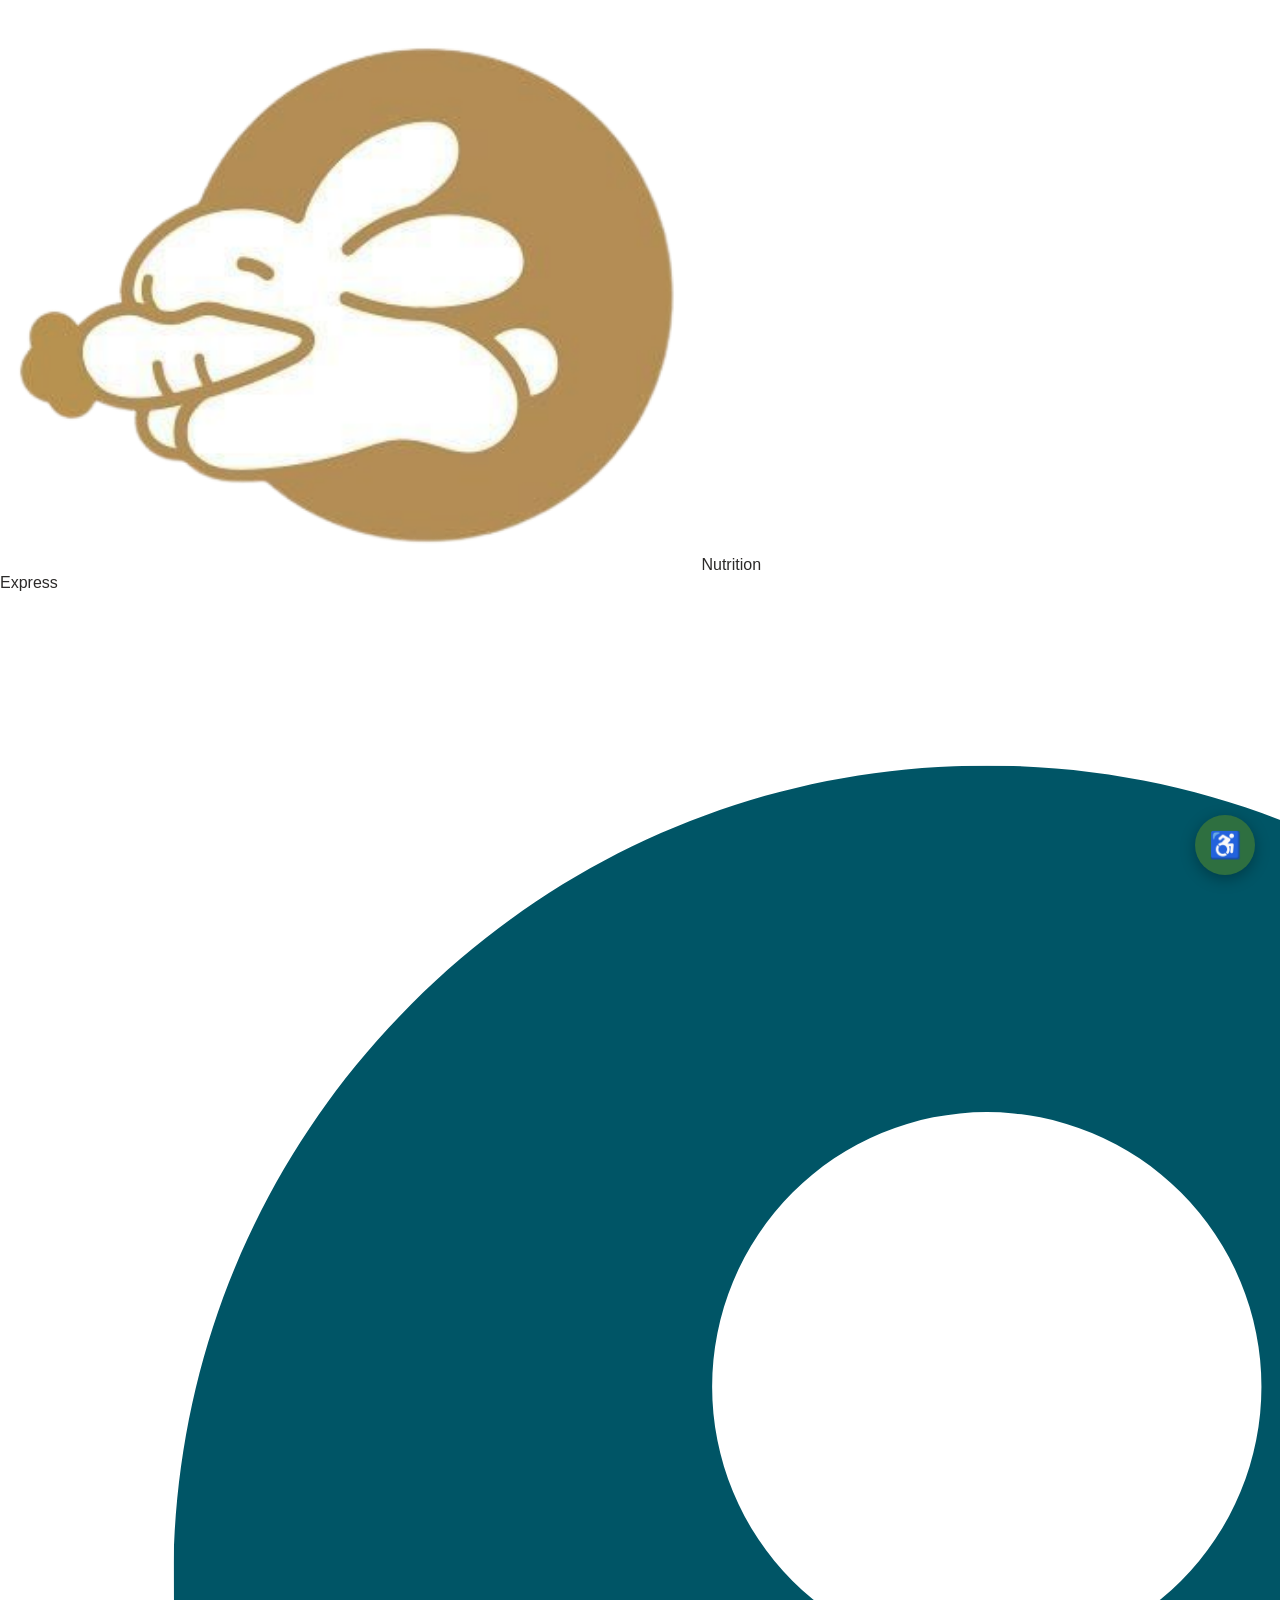
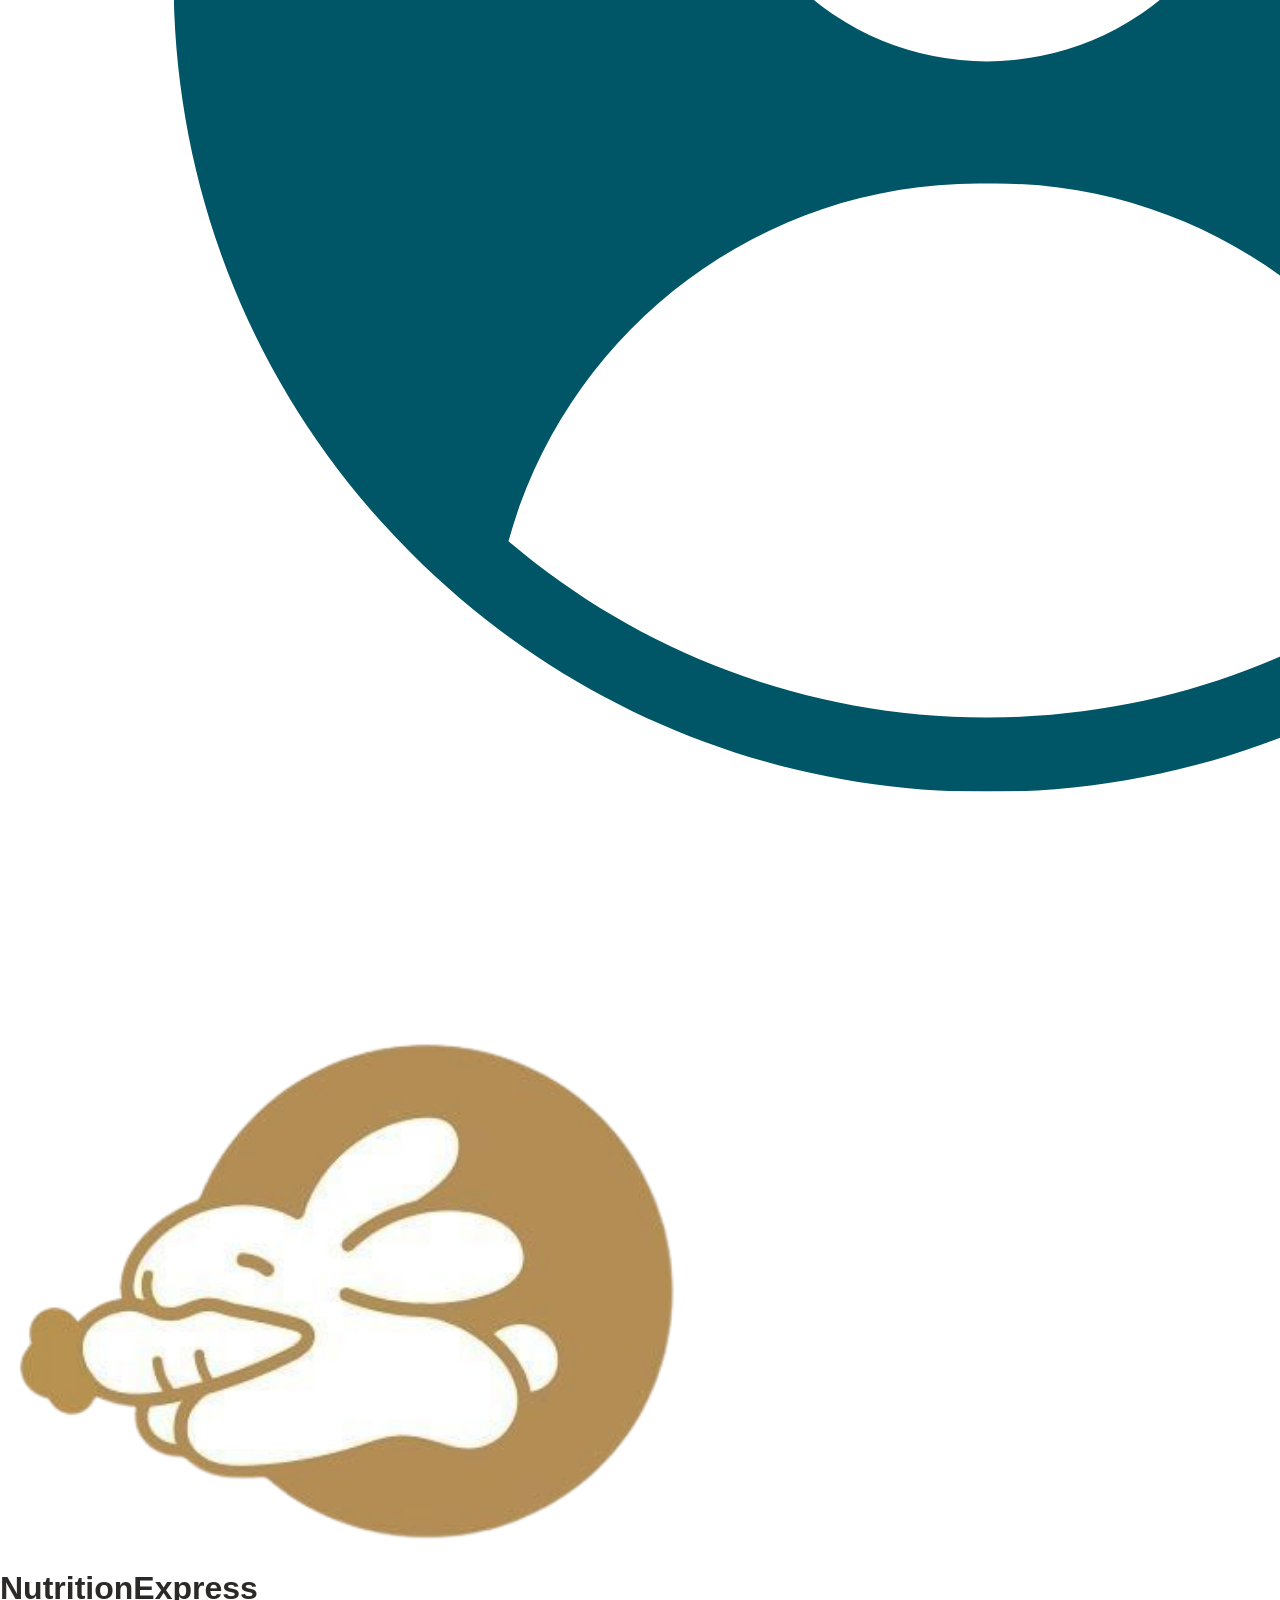
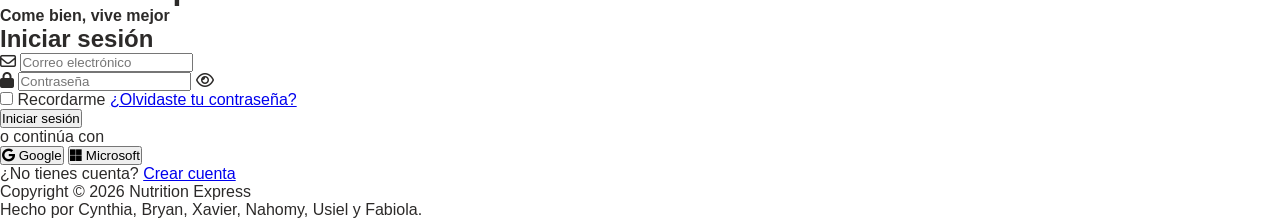
<file: index.html>
<!DOCTYPE html>
<html lang="es">
<head>
    <meta charset="UTF-8">
    <meta name="viewport" content="width=device-width, initial-scale=1.0">
    <title>NutritionExpress</title>

    <link rel="stylesheet" href="css/style.css">
    <link rel="stylesheet" href="https://cdnjs.cloudflare.com/ajax/libs/font-awesome/6.5.1/css/all.min.css">
    <link href="https://fonts.cdnfonts.com/css/opendyslexic" rel="stylesheet">
</head>
<body>

    <header>
        <div class="logo">
            <img src="img/logo.png" class="imglogo" alt="Logo Nutrition Express">
            <span>Nutrition<br>Express</span>
        </div>

   

        <div class="user">
            <img src="img/perfil.png" alt="Perfil de usuario">
        </div>
    </header>

    <div class="auth-container">
        <div class="auth-left">
            <img src="img/logo.png" class="logo" alt="Logotipo grande">
            <h1>Nutrition<span>Express</span></h1>
            <p class="decoration">
                <strong>Come bien, vive mejor</strong>  
            </p>
        </div>

        <div class="auth-right">
            <h2>Iniciar sesión</h2>

            <form id="loginForm">
                <div class="input-box">
                    <i class="fa-regular fa-envelope"></i>
                    <input type="email" id="email" placeholder="Correo electrónico" required>
                </div>

                <div class="input-box">
                    <i class="fa-solid fa-lock"></i>
                    <input type="password" id="password" placeholder="Contraseña" required>
                    <i class="fa-regular fa-eye" id="togglePassword"></i>
                </div>

                <div class="options">
                    <label>
                        <input type="checkbox"> Recordarme
                    </label>
                    <a href="forgot-password.html">¿Olvidaste tu contraseña?</a>
                </div>

                <button type="submit">Iniciar sesión</button>
            </form>

            <div class="separator">
                <span>o continúa con</span>
            </div>

            <div class="social-buttons">
                <button class="google" type="button">
                    <i class="fa-brands fa-google"></i> Google
                </button>
                <button class="microsoft" type="button">
                    <i class="fa-brands fa-microsoft"></i> Microsoft
                </button>
            </div>

            <p class="register-link">
                ¿No tienes cuenta? <a href="register.html">Crear cuenta</a>
            </p>
        </div>
    </div>

    <button id="accessibilityBtn" class="access-btn" title="Opciones de Accesibilidad" onclick="toggleAccessPanel()">
        ♿
    </button>

    <div id="accessibilityPanel" class="access-panel">
        <h3>Accesibilidad rápida</h3>
        
        <div class="accessibility-grid">
            <div class="access-item" id="textAccessItem" onclick="toggleZoomButtons(event)">
                <div class="access-icon text-icon">A</div>
                <div class="zoom-buttons" id="zoomContainer">
                    <button type="button" onclick="changeFontSize(1, event)" title="Aumentar letra">+</button>
                    <button type="button" onclick="changeFontSize(-1, event)" title="Disminuir letra">-</button>
                </div>
                <span>Texto grande</span>
            </div>

            <button type="button" class="access-item" onclick="toggleContrast()">
                <div class="access-icon"><i class="fa-solid fa-circle-half-stroke"></i></div>
                <span>Alto contraste</span>
            </button>

            <button type="button" class="access-item" onclick="speakText()">
                <div class="access-icon"><i class="fa-solid fa-volume-high"></i></div>
                <span>Leer en voz alta</span>
            </button>

            <button type="button" class="access-item" onclick="toggleDyslexia()">
                <div class="access-icon"><i class="fa-solid fa-book-open"></i></div>
                <span>Modo Dislexia</span>
            </button>

            <button type="button" class="access-item" onclick="toggleLetterSpacing()">
                <div class="access-icon letter-space">AAA</div>
                <span>Más espacio</span>
            </button>

            <button type="button" class="access-item" onclick="toggleFocusVisible()">
                <div class="access-icon"><i class="fa-solid fa-expand"></i></div>
                <span>Enfoque visible</span>
            </button>
        </div>
        <p class="panel-footer">Puedes cambiar estas opciones en cualquier momento.</p>
    </div>

    <footer>
        <p>Copyright © 2026 Nutrition Express</p>
        <p>Hecho por Cynthia, Bryan, Xavier, Nahomy, Usiel y Fabiola.</p>
    </footer>

    <script src="js/inicio.js"></script>
</body>
</html>
</file>
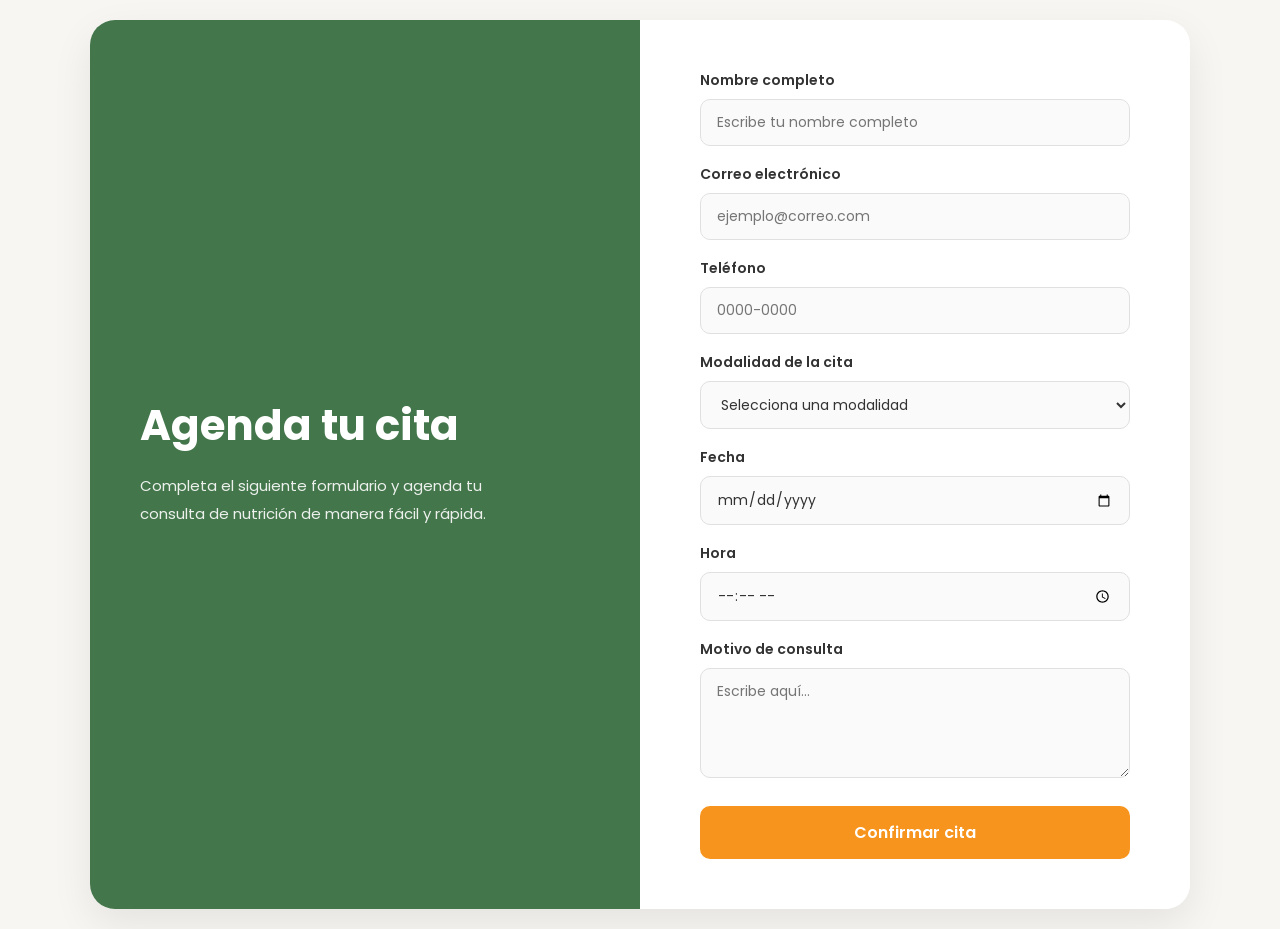
<file: citas.html>
<!DOCTYPE html>
<html lang="es">

<head>

    <meta charset="UTF-8">

    <meta name="viewport"
          content="width=device-width, initial-scale=1.0">

    <title>Agendar Consulta</title>

    <link rel="stylesheet"
          href="css/citas.css">

    <link rel="preconnect"
          href="https://fonts.googleapis.com">

    <link
        href="https://fonts.googleapis.com/css2?family=Poppins:wght@300;400;500;600;700&display=swap"
        rel="stylesheet">

</head>


<body>


<!-- ================================================= -->
<!-- MODAL DE ÉXITO -->
<!-- ================================================= -->

<div id="modalExito" class="modal">

    <div class="modal-contenido">

        <div class="check">
            ✔
        </div>

        <h2>
            ¡Cita agendada!
        </h2>

        <p>
            Tu cita ha sido registrada correctamente.
        </p>

        <div class="botones">

            <button
                id="verDatos"
                type="button">

                Ver datos de la cita

            </button>

            <button
                id="cerrarModal"
                type="button">

                Regresar

            </button>

        </div>

    </div>

</div>



<!-- ================================================= -->
<!-- CONTENEDOR -->
<!-- ================================================= -->

<div class="container">


    <!-- ================================================= -->
    <!-- PARTE IZQUIERDA -->
    <!-- ================================================= -->

    <div class="left">

        <h1>
            Agenda tu cita
        </h1>

        <p>
            Completa el siguiente formulario y agenda
            tu consulta de nutrición de manera fácil
            y rápida.
        </p>

        <div class="decoracion">
            
        </div>

    </div>



    <!-- ================================================= -->
    <!-- PARTE DERECHA -->
    <!-- ================================================= -->

    <div class="right">

        <form id="appointmentForm">


            <!-- ================================================= -->
            <!-- NOMBRE -->
            <!-- ================================================= -->

            <div class="input-group">

                <label for="nombre">
                    Nombre completo
                </label>

                <input
                    type="text"
                    id="nombre"
                    placeholder="Escribe tu nombre completo"
                    required>

            </div>



            <!-- ================================================= -->
            <!-- CORREO -->
            <!-- ================================================= -->

            <div class="input-group">

                <label for="correo">
                    Correo electrónico
                </label>

                <input
                    type="email"
                    id="correo"
                    placeholder="ejemplo@correo.com"
                    required>

            </div>



            <!-- ================================================= -->
            <!-- TELÉFONO -->
            <!-- ================================================= -->

            <div class="input-group">

                <label for="telefono">
                    Teléfono
                </label>

                <input
                    type="tel"
                    id="telefono"
                    placeholder="0000-0000"
                    required>

            </div>



            <!-- ================================================= -->
            <!-- MODALIDAD -->
            <!-- IMPORTANTE: VA ANTES DEL ESPECIALISTA -->
            <!-- ================================================= -->

            <div class="input-group">

                <label for="modalidad">
                    Modalidad de la cita
                </label>

                <select
                    id="modalidad"
                    required>

                    <option value="">
                        Selecciona una modalidad
                    </option>

                    <option value="Virtual">
                        💻 Virtual
                    </option>

                    <option value="Presencial">
                        📍 Presencial
                    </option>

                </select>

            </div>



            <!-- ================================================= -->
            <!-- ESPECIALISTA -->
            <!-- SOLO VIRTUAL -->
            <!-- ================================================= -->

            <div
                class="input-group campo-dinamico"
                id="grupoEspecialista">

                <label for="especialista">
                    Especialista
                </label>

                <select
                    id="especialista">

                    <option value="">
                        Selecciona un especialista
                    </option>

                    <option value="Calixta Torres">
                        Calixta Torres
                    </option>

                    <option value="Cristina Yanos">
                        Cristina Yanos
                    </option>

                    <option value="Meredith Gris">
                        Meredith Gris
                    </option>

                    <option value="Magaly Pérez">
                        Magaly Pérez
                    </option>

                    <option value="Miranda Báez">
                        Miranda Báez
                    </option>

                    <option value="Derek Pastor">
                        Derek Pastor
                    </option>

                </select>

            </div>



            <!-- ================================================= -->
            <!-- LUGAR PRESENCIAL -->
            <!-- SOLO PRESENCIAL -->
            <!-- ================================================= -->

            <div
                class="input-group campo-dinamico"
                id="grupoLugar">

                <label for="lugar">
                    Lugar de la consulta
                </label>

                <select id="lugar">

                    <option value="">
                        Selecciona un lugar
                    </option>


                    <!-- NVS -->

                    <option
                        value="NVS Nutrición y Vida Sana"
                        data-direccion="83 Av. Sur y Calle Cuscatlán #7, Edificio EPSSA nivel 1, Colonia Escalón, San Salvador, El Salvador">

                        NVS Nutrición y Vida Sana

                    </option>



                    <!-- VITALITE -->

                    <option
                        value="Clínica Nutricional Vitalite El Salvador"
                        data-direccion="Avenida de la Revolución 128, San Salvador, El Salvador">

                        Clínica Nutricional Vitalite El Salvador

                    </option>



                    <!-- NUTRIFIT -->

                    <option
                        value="Clinica Nutricional NutriFit El Salvador"
                        data-direccion="Centro Comercial Vías Españolas, local 7-B, San Salvador, El Salvador">

                        Clinica Nutricional NutriFit El Salvador

                    </option>



                    <!-- NUTRIWENDY -->

                    <option
                        value="NutriWendySV - Wendy Godoy"
                        data-direccion="Centro Comercial Loma Linda, primer nivel, local 1D, San Salvador, El Salvador">

                        NutriWendySV - Wendy Godoy

                    </option>



                    <!-- MAURA -->

                    <option
                        value="Nutricionista Maura Rodríguez"
                        data-direccion="25 Avenida Norte 114, San Salvador, El Salvador">

                        Nutricionista Maura Rodríguez

                    </option>



                    <!-- RINA PARADA -->

                    <option
                        value="Rina Elizabeth Parada Mondragón"
                        data-direccion="Medicentro La Esperanza, Módulo J, Local 220, San Salvador, El Salvador">

                        Rina Elizabeth Parada Mondragón

                    </option>



                    <!-- JOHANNA -->

                    <option
                        value="Dra. Johanna Samayoa - Nutricionista Renal"
                        data-direccion="Calle La Mascota 780, San Salvador, El Salvador">

                        Dra. Johanna Samayoa - Nutricionista Renal

                    </option>



                    <!-- NUTRICARE -->

                    <option
                        value="Nutricare Clinics"
                        data-direccion="Torre Humana, piso 15, consultorio 8, San Salvador, El Salvador">

                        Nutricare Clinics

                    </option>



                    <!-- RAQUEL -->

                    <option
                        value="Nutricionista Raquel Platero"
                        data-direccion="Avenida El Boquerón 10, San Salvador, El Salvador">

                        Nutricionista Raquel Platero

                    </option>



                    <!-- IVETTE -->

                    <option
                        value="Clínica Dra. Ivette de Rodríguez"
                        data-direccion="Calle El Mirador 5517, San Salvador, El Salvador">

                        Clínica Dra. Ivette de Rodríguez

                    </option>



                    <!-- OLGA -->

                    <option
                        value="Olga Cabrales - Nutricionista"
                        data-direccion="83 Avenida Sur 133, San Salvador, El Salvador">

                        Olga Cabrales - Nutricionista

                    </option>



                    <!-- NUTRIMADES -->

                    <option
                        value="NUTRIMADES - Clínica de Nutrición Integral"
                        data-direccion="Clínica Médica SAFE Life, Escalón, San Salvador, El Salvador">

                        NUTRIMADES - Clínica de Nutrición Integral

                    </option>



                    <!-- NUTRITION FOREVER -->

                    <option
                        value="Clinica Nutrition Forever"
                        data-direccion="Clínica #7, Boulevard Walter Thilo Deininger, Plaza Médica Ancalmo, segundo nivel, San Salvador, El Salvador">

                        Clinica Nutrition Forever

                    </option>

                </select>

            </div>



            <!-- ================================================= -->
            <!-- INFORMACIÓN DEL LUGAR -->
            <!-- ================================================= -->

            <div
                id="informacionLugar"
                class="ubicacion">

                <div class="ubicacion-titulo">

                    <span>📍</span>

                    <strong id="nombreLugar">
                        Lugar seleccionado
                    </strong>

                </div>

                <p id="direccionLugar"></p>

                <a
                    id="botonMapa"
                    href="#"
                    target="_blank"
                    rel="noopener noreferrer">

                    🗺️ Abrir ubicación en Google Maps

                </a>

            </div>



            <!-- ================================================= -->
            <!-- MAPA -->
            <!-- ================================================= -->

            <div
                id="contenedorMapa"
                class="mapa-container">

                <iframe
                    id="mapa"
                    title="Ubicación del lugar"
                    loading="lazy"
                    referrerpolicy="no-referrer-when-downgrade">
                </iframe>

            </div>



            <!-- ================================================= -->
            <!-- FECHA -->
            <!-- ================================================= -->

            <div class="input-group">

                <label for="fecha">
                    Fecha
                </label>

                <input
                    type="date"
                    id="fecha"
                    required>

            </div>



            <!-- ================================================= -->
            <!-- HORA -->
            <!-- ================================================= -->

            <div class="input-group">

                <label for="hora">
                    Hora
                </label>

                <input
                    type="time"
                    id="hora"
                    required>

            </div>



            <!-- ================================================= -->
            <!-- MOTIVO -->
            <!-- ================================================= -->

            <div class="input-group">

                <label for="motivo">
                    Motivo de consulta
                </label>

                <textarea
                    id="motivo"
                    rows="4"
                    placeholder="Escribe aquí..."
                    required></textarea>

            </div>



            <!-- ================================================= -->
            <!-- BOTÓN -->
            <!-- ================================================= -->

            <button
                class="boton-confirmar"
                type="submit">

                Confirmar cita

            </button>


        </form>

    </div>

</div>



<script src="js/agendar.js"></script>

</body>

</html>
</file>
<file: css/style.css>
/* ==========================================================================
   VARIABLES DE DISEÑO ORIGINAL
   ========================================================================== */
:root {
    --bg-cream: #fdfbf7;
    --dark-charcoal: #2c2a29;
    --terracotta: #a34828;
    --gold-ochre: #b88a41;
    --forest-green: #3a6b45;
    --light-gray: #edf1f2;
}

* {
    box-sizing: border-box;
    margin: 0;
    padding: 0;
    font-family: 'Poppins', sans-serif;
}

body {
    font-family: 'Segoe UI', system-ui, sans-serif;
    color: var(--dark-charcoal);
    background-color: #ffffff;
    overflow-x: hidden;
    width: 100%;
}

/* ACCESIBILIDAD BAR */
.top-accessibility-bar {
    background: #f8f9fa;
    padding: 10px 80px;
    display: flex;
    justify-content: space-between;
    align-items: center;
    font-size: 13px;
    border-bottom: 1px solid #eee;
}
.top-actions { display: flex; align-items: center; gap: 12px; }
.color-box { width: 22px; height: 22px; border: none; border-radius: 4px; color: white; font-weight: bold; cursor: pointer; }
.bg-black-box { background: black; }
.bg-gold-box { background: var(--gold-ochre); }

/* NAVBAR */
.main-header {
    display: flex;
    justify-content: space-between;
    align-items: center;
    padding: 15px 40px;
    background: white;
    width: 100% !important;
    box-sizing: border-box !important;
}
.logo-area { display: flex; align-items: center; gap: 12px; cursor: pointer; font-size: 1.3rem; font-weight: bold; color: #8b6d3b; line-height: 1.2; }
.logo-area img { max-height: 60px !important; width: auto !important; display: inline-block !important; }
.logo-text { display: flex; flex-direction: column; line-height: 1; }
.brand-title { font-size: 20px; font-weight: 800; }
.brand-sub { font-size: 18px; font-weight: 700; color: var(--forest-green); }

.nav-links { display: flex; gap: 35px; align-items: center; }
.nav-links a { text-decoration: none; color: black; font-weight: 600; font-size: 15px; }
.nav-links a.active { color: var(--dark-charcoal); border-bottom: 3px solid var(--forest-green); padding-bottom: 4px; padding-top: 4px; }
.header-btn-schedule { background: var(--forest-green); color: white; border: none; padding: 12px 22px; border-radius: 8px; font-weight: bold; cursor: pointer; }

/* HERO SECTION */
.hero-container {
    position: relative;
    background-color: var(--bg-cream);
    padding: 50px 80px; 
    display: flex;
    align-items: center;
    justify-content: space-between;
    min-height: 460px; 
    width: 100%;
}
.hero-left { max-width: 52%; z-index: 10; }
.hero-left h1 { font-size: 50px; font-weight: 800; line-height: 1.1; margin-bottom: 15px; }
.hero-subtitle { font-size: 17px; color: #555; margin-bottom: 25px; }
.hero-actions { display: flex; gap: 15px; margin-bottom: 35px; }

.btn-green-fill { background: var(--forest-green); color: white; border: none; padding: 14px 28px; border-radius: 25px; font-weight: bold; cursor: pointer; display: flex; align-items: center; gap: 8px; }
.btn-outline-dark { background: transparent; border: 2px solid var(--dark-charcoal); color: var(--dark-charcoal); padding: 14px 28px; border-radius: 25px; font-weight: bold; cursor: pointer; display: flex; align-items: center; gap: 8px; }

.hero-badges { display: flex; gap: 35px; }
.badge-item { display: flex; align-items: center; gap: 10px; font-size: 15px; font-weight: 700; color: var(--dark-charcoal); }
.badge-item i { font-size: 20px; color: var(--forest-green); }

/* MARCO DE LA IMAGEN CON FORMA ORGÁNICA */
.hero-right-frame { position: relative; width: 440px; height: 440px; z-index: 5; }
.hero-main-img { width: 100%; height: 100%; object-fit: cover; border-radius: 60% 40% 45% 55% / 55% 45% 55% 45%; }
.organic-shape { position: absolute; border-radius: 50%; }
.shape-terracotta { width: 420px; height: 150px; background-color: var(--terracotta); bottom: -10px; right: -15px; border-radius: 50% 50% 30% 30%; z-index: 2; }
.shape-green { width: 310px; height: 400px; background-color: var(--forest-green); right: -35px; top: 15px; border-radius: 40% 60% 40% 60%; z-index: 1; }
.shape-cream-blob { width: 110px; height: 110px; background-color: #f3e6dc; top: -15px; left: -35px; border-radius: 30% 70% 70% 30% / 30% 30% 70% 70%; z-index: 1; }

/* TARJETAS RÁPIDAS */
.quick-cards-section {
    display: grid;
    grid-template-columns: repeat(4, 1fr);
    gap: 20px;
    padding: 40px 80px;
    width: 100%;
}
.q-card {
    background: white;
    border: 1px solid #e2e8f0;
    border-radius: 16px;
    padding: 22px 20px;
    display: flex;
    align-items: flex-start;
    gap: 16px;
    box-shadow: 0 4px 10px rgba(0,0,0,0.02);
}
.q-card h3 { font-size: 15px; white-space: nowrap; font-weight: 700; margin-bottom: 8px; color: #2c2a29; }
.q-card p { font-size: 13px; color: #666; line-height: 1.4; margin-bottom: 8px; }
.q-link { font-size: 13px; font-weight: 700; display: block; margin-top: 4px; text-decoration: none; }
.link-orange { color: var(--terracotta); }
.link-green { color: var(--forest-green); }
.link-gold { color: var(--gold-ochre); }
.link-blue { color: #2b6cb0; }

.q-icon-box { width: 64px; height: 64px; border-radius: 50%; display: flex; align-items: center; justify-content: center; font-size: 26px; flex-shrink: 0; }
.box-orange { background: #fbeee9; color: var(--terracotta); }
.box-green { background: #edf6ee; color: var(--forest-green); }
.box-gold { background: #f7f1e5; color: var(--gold-ochre); }
.box-blue { background: #eef4f9; color: #2b6cb0; }

.q-card-text { display: flex; flex-direction: column; justify-content: center; }

/* SECCIÓN EXPERTOS */
.experts-section-container {
    background-color: var(--light-gray);
    padding: 60px 80px;
    display: flex;
    gap: 40px;
    width: 100%;
    box-sizing: border-box;
}
.experts-left-text { width: 25%; display: flex; flex-direction: column; justify-content: center; }
.experts-left-text h2 { font-size: 32px; font-weight: 800; margin-bottom: 15px; line-height: 1.2; }
.experts-left-text p { font-size: 14px; color: #555; margin-bottom: 25px; line-height: 1.5; }
.experts-left-text .btn-green-fill { align-self: flex-start; }

.experts-cards-container { width: 75%; display: flex; gap: 20px; }
.doctor-card { background: white; border: 1px solid #e0e0e0; border-radius: 16px; width: 33.33%; overflow: hidden; display: flex; flex-direction: column; }
.doctor-img-box { width: 100%; height: 240px; overflow: hidden; background-color: #f0f0f0; }
.doctor-img-box img { width: 100%; height: 100%; object-fit: cover; object-position: top center; }
.doctor-info { padding: 20px; text-align: center; }
.doctor-info h3 { font-size: 17px; margin-bottom: 4px; color: var(--dark-charcoal); font-weight: 700; }
.doctor-info .specialty { color: var(--gold-ochre); font-weight: 700; font-size: 13px; display: block; margin-bottom: 12px; }
.doctor-info .desc { font-size: 13px; color: #666; text-align: left; line-height: 1.4; }

/* RECETAS */
.recipes-section { padding: 60px 80px; width: 100%; box-sizing: border-box; }
.recipes-header { display: flex; justify-content: space-between; align-items: flex-end; margin-bottom: 25px; }
.recipes-header h2 { font-size: 28px; font-weight: 800; }
.recipes-subtitle { font-size: 14px; color: #666; margin-top: 4px; }
.view-all-link { color: var(--forest-green); font-weight: bold; font-size: 14px; cursor: pointer; text-decoration: none; }

.recipes-horizontal-list { display: grid; grid-template-columns: repeat(3, 1fr); gap: 24px; }
.recipe-horizontal-card { display: flex; background: white; border: 1px solid #eaeaea; border-radius: 16px; overflow: hidden; height: 120px; }
.recipe-img-container { width: 42%; height: 100%; flex-shrink: 0; }
.recipe-img-container img { width: 100%; height: 100%; object-fit: cover; }
.recipe-content-container { padding: 12px 16px; display: flex; flex-direction: column; justify-content: center; gap: 6px; flex-grow: 1; }
.recipe-tag { font-size: 11px; font-weight: 700; padding: 3px 10px; border-radius: 20px; align-self: flex-start; line-height: 1; }
.tag-breakfast { background: #edf6ee; color: var(--forest-green); }
.tag-lunch { background: #fbeee9; color: var(--terracotta); }
.tag-dinner { background: #f7f1e5; color: var(--gold-ochre); }
.recipe-content-container h3 { font-size: 14px; font-weight: 700; line-height: 1.25; color: var(--dark-charcoal); }
.recipe-duration { font-size: 12px; color: #888; font-weight: 500; }

/* BLUE BANNER */
/* BANNER CTA (Actualizado con paleta de marca) */
.cta-blue-banner {
    margin: 20px 80px 60px 80px;
    background: linear-gradient(135deg, var(--forest-green), #294d31);
    padding: 40px 50px;
    border-radius: 20px;
    display: flex;
    justify-content: space-between;
    align-items: center;
    color: white;
}

.btn-white-cta {
    background: var(--gold-ochre); /* Ocre/Dorado para resaltar */
    color: white;
    border: none;
    padding: 14px 32px;
    border-radius: 25px;
    font-weight: bold;
    cursor: pointer;
    transition: background 0.3s ease;
}

.btn-white-cta:hover {
    background: #a2783d;
}
.cta-left { display: flex; align-items: center; gap: 20px; }
.cta-icon-circle { width: 55px; height: 55px; background: rgba(255,255,255,0.15); border-radius: 50%; display: flex; align-items: center; justify-content: center; font-size: 24px; }
.cta-titles h2 { font-size: 24px; font-weight: 700; }
.cta-titles p { font-size: 14px; opacity: 0.85; margin-top: 4px; }
.btn-white-cta { background: white; color: #1a365d; border: none; padding: 14px 32px; border-radius: 25px; font-weight: bold; cursor: pointer; }

/* SECCIÓN VALORES */
.values-section {
    padding: 60px 80px;
    text-align: center;
    width: 100%;
    box-sizing: border-box;
    background-color: #121212;
}
.values-section h2 { font-size: 32px; font-weight: 800; color: #ffffff; margin-bottom: 8px; }
.values-main-sub { color: #a0a0a0; font-size: 14px; margin-bottom: 40px; }
.values-grid { display: grid; grid-template-columns: repeat(4, 1fr); gap: 24px; }

.value-item {
    background: #1e1e1e;
    border: 1px solid #2d2d2d;
    border-radius: 16px;
    padding: 30px 20px;
    display: flex;
    flex-direction: column;
    align-items: center;
    justify-content: center;
    gap: 16px;
    transition: transform 0.3s ease, border-color 0.3s ease, box-shadow 0.3s ease;
}
.value-icon-box {
    width: 65px;
    height: 65px;
    border-radius: 50%;
    background: rgba(184, 138, 65, 0.15);
    display: flex;
    align-items: center;
    justify-content: center;
}
.value-item i { font-size: 28px; color: var(--gold-ochre, #b88a41); margin: 0; }
.value-item h4 { font-size: 15px; font-weight: 700; color: #ffffff; line-height: 1.3; }
.value-item:hover {
    transform: translateY(-5px);
    border-color: var(--gold-ochre, #b88a41);
    box-shadow: 0 10px 20px rgba(0, 0, 0, 0.4);
}

/* FOOTER */
.main-footer { 
    background: var(--forest-green); 
    color: white; 
    padding: 30px 80px; 
    width: 100%; 
    box-sizing: border-box;
}
.footer-top { 
    display: flex; 
    justify-content: space-between; 
    align-items: center; 
    max-width: 1300px; 
    margin: 0 auto;
}
.footer-brand-column { width: 30%; }
.footer-brand-column p { font-size: 15px; opacity: 0.95; line-height: 1.4; margin-bottom: 10px; }

.input-group { display: flex; background: white; padding: 4px; border-radius: 25px; width: 100%; max-width: 300px; align-items: center; }
.input-group input { border: none; padding-left: 14px; outline: none; flex-grow: 1; font-size: 14px; background: transparent; color: var(--dark-charcoal); }
.input-group button { background: var(--dark-charcoal); color: white; border: none; width: 32px; height: 32px; border-radius: 50%; cursor: pointer; display: flex; align-items: center; justify-content: center; }

.footer-links-columns { display: flex; width: 65%; justify-content: space-between; align-items: center; }
.footer-col { flex: 1; padding-left: 40px; }
.footer-col:not(:first-child) { border-left: 1px solid rgba(255, 255, 255, 0.25); }
.footer-col h4 { margin-bottom: 10px; font-size: 15px; font-weight: 700; text-transform: uppercase; letter-spacing: 0.5px; }
.footer-col a { display: block; color: rgba(255,255,255,0.9); text-decoration: none; font-size: 14px; margin-bottom: 6px; }
.footer-col a:hover { color: white; }

.footer-socials { display: flex; gap: 16px; align-items: center; }
.footer-socials a { color: white; font-size: 20px; opacity: 0.9; display: inline-flex; align-items: center; text-decoration: none; }

.footer-bottom { 
    max-width: 1300px;
    margin: 20px auto 0 auto;
    border-top: 1px solid rgba(255,255,255,0.15); 
    padding-top: 15px; 
    display: flex; 
    justify-content: space-between; 
    font-size: 13px; 
    color: rgba(255,255,255,0.7); 
}
.footer-legal a { color: rgba(255,255,255,0.7); text-decoration: none; margin-left: 15px; }
.footer-legal a:hover { color: white; }

/* ♿ BOTÓN Y PANEL DE ACCESIBILIDAD */
.access-btn {
    position: fixed !important;
    right: 25px !important;
    bottom: 25px !important;
    width: 60px !important;
    height: 60px !important;
    border: none !important;
    border-radius: 50% !important;
    font-size: 26px !important;
    cursor: pointer !important;
    background: #2e6f40 !important; 
    color: white !important;
    z-index: 99999 !important;
    box-shadow: 0 4px 15px rgba(0,0,0,0.3) !important;
    display: flex !important;
    align-items: center !important;
    justify-content: center !important;
    transition: transform 0.2s ease !important;
}
.access-btn:hover { transform: scale(1.1) !important; }

.access-panel {
    position: fixed !important;
    right: 25px !important;
    bottom: 95px !important;
    width: 300px !important;
    height: auto !important;
    background: white !important;
    border-radius: 12px !important;
    padding: 20px !important;
    box-shadow: 0 5px 25px rgba(0,0,0,0.25) !important;
    display: none !important;
    z-index: 99998 !important;
    border: 1px solid #e0dcd5 !important;
    box-sizing: border-box !important;
    margin: 0 !important;
}

.access-panel.active { display: block !important; }

.access-panel h3 { margin: 0 0 15px 0 !important; text-align: center !important; font-family: sans-serif !important; color: #333 !important; font-size: 1.1rem !important; }
.accessibility-grid { display: grid !important; grid-template-columns: repeat(2, 1fr) !important; gap: 10px !important; }

.accessibility-grid .access-item {
    background: #fcfbfa !important; color: #2c2a29 !important; border: 1px solid #e0dcd5 !important;
    border-radius: 12px !important; padding: 12px 6px !important; display: flex !important;
    flex-direction: column !important; align-items: center !important; justify-content: center !important;
    gap: 8px !important; cursor: pointer !important; min-height: 85px !important; text-align: center !important;
    width: 100% !important; box-sizing: border-box !important; font-family: sans-serif !important;
}
.accessibility-grid .access-item:hover { background: #f5f1ea !important; }
.access-item span { font-size: 0.78rem !important; font-weight: 600 !important; }
.access-icon { font-size: 1.3rem !important; color: #b56d3b !important; }
.text-icon { font-size: 1.5rem !important; font-weight: 800 !important; }
.letter-space { letter-spacing: 2px !important; font-weight: bold !important; }

.zoom-buttons { display: none !important; gap: 6px !important; }
.zoom-buttons.active { display: flex !important; }
.zoom-buttons button {
    width: 26px !important; height: 26px !important; padding: 0 !important; border-radius: 50% !important;
    border: 1px solid #b56d3b !important; background: white !important; color: #b56d3b !important;
    font-weight: bold !important; cursor: pointer !important;
}
.panel-footer { font-size: 0.72rem !important; color: #777 !important; text-align: center !important; margin-top: 12px !important; font-family: sans-serif !important; }

/* MODOS ALTERNOS */
body.high-contrast-mode { background-color: #000000 !important; color: #ffffff !important; }
body.high-contrast-mode header, body.high-contrast-mode footer, body.high-contrast-mode section { background: #000 !important; color: #fff !important; border: 1px solid #fff !important; }
body.high-contrast-mode .access-panel { background: #111 !important; border: 1px solid #fff !important; }
body.high-contrast-mode * { color: #fff !important; }

body.dyslexia-mode, body.dyslexia-mode * { font-family: 'OpenDyslexic', sans-serif !important; }
body.extra-spacing-mode * { letter-spacing: 2px !important; line-height: 1.8 !important; }
body.focus-visible-mode *:focus { outline: 5px dashed #0056b3 !important; outline-offset: 3px !important; }

html, body {
    width: 100% !important;
    max-width: 100% !important;
    overflow-x: hidden !important;
    margin: 0 !important;
    padding: 0 !important;
}

/* Modal de Recordatorio Emergent */
.reminder-modal-overlay {
    position: fixed;
    top: 0;
    left: 0;
    width: 100%;
    height: 100%;
    background: rgba(0, 0, 0, 0.5);
    backdrop-filter: blur(4px);
    display: flex;
    align-items: center;
    justify-content: center;
    z-index: 9999;
    opacity: 0;
    visibility: hidden;
    transition: all 0.3s ease;
}

.reminder-modal-overlay.active {
    opacity: 1;
    visibility: visible;
}

.reminder-modal-card {
    background: #ffffff;
    border-radius: 16px;
    padding: 24px 28px;
    max-width: 420px;
    width: 90%;
    box-shadow: 0 10px 25px rgba(0,0,0,0.15);
    text-align: center;
    transform: translateY(20px);
    transition: transform 0.3s ease;
    position: relative;
}

.reminder-modal-overlay.active .reminder-modal-card {
    transform: translateY(0);
}

.reminder-modal-icon {
    width: 50px;
    height: 50px;
    background: #e8f5e9;
    color: #2e7d32;
    border-radius: 50%;
    display: flex;
    align-items: center;
    justify-content: center;
    font-size: 22px;
    margin: 0 auto 15px auto;
}

.reminder-modal-card h3 {
    margin: 0 0 8px 0;
    font-size: 20px;
    color: #2c3e50;
    font-family: 'Poppins', sans-serif;
}

.reminder-modal-card p {
    font-size: 14px;
    color: #666;
    margin-bottom: 20px;
    line-height: 1.5;
}

.reminder-modal-actions {
    display: flex;
    gap: 10px;
    justify-content: center;
}

.btn-reminder-continue {
    background-color: #2e7d32;
    color: white;
    padding: 10px 18px;
    border-radius: 8px;
    text-decoration: none;
    font-weight: 500;
    font-size: 14px;
    border: none;
    cursor: pointer;
    transition: background 0.2s ease;
}

.btn-reminder-continue:hover { background-color: #1b5e20; }

.btn-reminder-close {
    background-color: #f1f1f1;
    color: #555;
    padding: 10px 18px;
    border-radius: 8px;
    text-decoration: none;
    font-weight: 500;
    font-size: 14px;
    border: none;
    cursor: pointer;
    transition: background 0.2s ease;
}

.btn-reminder-close:hover { background-color: #e0e0e0; }

/* ==========================================================================
   WIDGET FLOTANTE RECORDATORIO PLAN ACTIVO
   ========================================================================== */
.floating-plan-widget {
    position: fixed;
    top: 90px;
    left: 25px;
    z-index: 999;
    animation: fadeInWidget 0.4s ease-out forwards;
}

.floating-plan-content {
    display: flex;
    align-items: center;
    gap: 12px;
    background: rgba(44, 42, 41, 0.85);
    backdrop-filter: blur(10px);
    -webkit-backdrop-filter: blur(10px);
    border: 1px solid rgba(255, 255, 255, 0.15);
    padding: 8px 16px;
    border-radius: 50px;
    box-shadow: 0 8px 24px rgba(0, 0, 0, 0.2);
    transition: transform 0.2s ease, background 0.2s ease;
}

.floating-plan-content:hover {
    background: rgba(44, 42, 41, 0.95);
    transform: translateY(-2px);
}

.plan-badge-icon {
    width: 32px;
    height: 32px;
    background: rgba(58, 107, 69, 0.3);
    color: #4CAF50;
    border-radius: 50%;
    display: flex;
    align-items: center;
    justify-content: center;
    font-size: 14px;
}

.plan-info {
    display: flex;
    flex-direction: column;
}

.plan-label {
    font-size: 10px;
    text-transform: uppercase;
    letter-spacing: 0.5px;
    color: #a0aec0;
}

.plan-code {
    font-size: 13px;
    color: #ffffff;
    font-weight: 600;
}

.plan-action-btn {
    color: #4CAF50;
    text-decoration: none;
    font-size: 12px;
    padding: 4px 8px;
    border-radius: 20px;
    transition: background 0.2s;
}

.plan-action-btn:hover { background: rgba(76, 175, 80, 0.15); }

.plan-close-btn {
    background: none;
    border: none;
    color: #a0aec0;
    font-size: 16px;
    cursor: pointer;
    line-height: 1;
    padding: 0 4px;
}

.plan-close-btn:hover { color: #ffffff; }

@keyframes fadeInWidget {
    from {
        opacity: 0;
        transform: translateY(-10px);
    }
    to {
        opacity: 1;
        transform: translateY(0);
    }
}

/* SECCIÓN VALORES (Alineado con el estilo claro del sitio) */
.values-section {
    padding: 60px 80px;
    text-align: center;
    width: 100%;
    box-sizing: border-box;
    background-color: var(--bg-cream); /* Cambiado de #121212 a crema */
}

.values-section h2 { 
    font-size: 32px; 
    font-weight: 800; 
    color: var(--dark-charcoal); 
    margin-bottom: 8px; 
}

.values-main-sub { 
    color: #666; 
    font-size: 14px; 
    margin-bottom: 40px; 
}

.value-item {
    background: #ffffff; /* Tarjetas blancas limpias */
    border: 1px solid #e2e8f0;
    border-radius: 16px;
    padding: 30px 20px;
    display: flex;
    flex-direction: column;
    align-items: center;
    justify-content: center;
    gap: 16px;
    transition: transform 0.3s ease, border-color 0.3s ease, box-shadow 0.3s ease;
}

.value-item h4 { 
    font-size: 15px; 
    font-weight: 700; 
    color: var(--dark-charcoal); 
    line-height: 1.3; 
}

.value-item:hover {
    transform: translateY(-5px);
    border-color: var(--forest-green);
    box-shadow: 0 10px 20px rgba(0, 0, 0, 0.08);
}

/* Corrección de accesibilidad y visibilidad para botones outline */
.btn-outline-dark {
    display: inline-flex;
    align-items: center;
    justify-content: center;
    gap: 8px;
    text-decoration: none;
    transition: all 0.2s ease;
}

/* Adaptación para Dark Mode */
body.dark-mode .btn-outline-dark,
body.dark-theme .btn-outline-dark,
[data-theme="dark"] .btn-outline-dark {
    border-color: var(--text-primary, #ffffff) !important;
    color: var(--text-primary, #ffffff) !important;
}

body.dark-mode .btn-outline-dark:hover,
body.dark-theme .btn-outline-dark:hover,
[data-theme="dark"] .btn-outline-dark:hover {
    background: rgba(255, 255, 255, 0.1);
}
</file>
<file: css/citas.css>
/* =========================================
   RESET & GLOBAL
========================================= */
* {
    margin: 0;
    padding: 0;
    box-sizing: border-box;
    font-family: 'Poppins', sans-serif;
}

body {
    background: #F7F6F3;
    min-height: 100vh;
    display: flex;
    justify-content: center;
    align-items: center;
    padding: 20px;
}

/* =========================================
   BACK BUTTON
========================================= */
.boton-regresar {
    position: fixed;
    top: 25px;
    left: 25px;
    z-index: 9999;
    display: flex;
    align-items: center;
    justify-content: center;
    padding: 10px 18px;
    background: #44764B;
    color: white;
    text-decoration: none;
    border-radius: 10px;
    font-size: 14px;
    font-weight: 600;
    box-shadow: 0 4px 12px rgba(0, 0, 0, .15);
    transition: background .3s, box-shadow .3s;
}

.boton-regresar:hover {
    background: #365f3c;
    box-shadow: 0 6px 15px rgba(0, 0, 0, .20);
}

/* =========================================
   MAIN CONTAINER
========================================= */
.container {
    width: 100%;
    max-width: 1100px;
    display: grid;
    grid-template-columns: 1fr 1fr;
    background: white;
    border-radius: 25px;
    overflow: hidden;
    box-shadow: 0 15px 40px rgba(0, 0, 0, .08);
}

/* =========================================
   LEFT SIDE
========================================= */
.left {
    background: #44764B;
    color: white;
    padding: 60px 50px;
    display: flex;
    flex-direction: column;
    justify-content: center;
}

.left h1 {
    font-size: 42px;
    line-height: 1.2;
    margin-bottom: 20px;
}

.left p {
    line-height: 28px;
    font-size: 15px;
    max-width: 400px;
    opacity: 0.9;
}

/* =========================================
   RIGHT SIDE & FORM (PROPORCIONADO)
========================================= */
.right {
    padding: 50px 60px;
    display: flex;
    flex-direction: column;
    justify-content: center;
    width: 100%;
}

.input-group {
    display: flex;
    flex-direction: column;
    width: 100%;
    margin-bottom: 18px;
}

#grupoEspecialista,
#grupoLugar {
    display: none;
}

label {
    margin-bottom: 8px;
    font-weight: 600;
    color: #333;
    font-size: 14px;
    text-align: left;
}

input,
select,
textarea {
    width: 100%;
    padding: 12px 16px;
    border: 1px solid #e0e0e0;
    border-radius: 10px;
    outline: none;
    font-size: 14px;
    background: #fafafa;
    text-align: left;
    transition: border-color .3s, box-shadow .3s, background .3s;
}

input:focus,
select:focus,
textarea:focus {
    background: #fff;
    border-color: #44764B;
    box-shadow: 0 0 0 3px rgba(68,118,75,.15);
}

textarea {
    resize: vertical;
    min-height: 90px;
}

/* =========================================
   LOCATION INFORMATION & MAP
========================================= */
.ubicacion {
    display: none;
    background: #f1f7f2;
    border-left: 4px solid #44764B;
    padding: 16px;
    border-radius: 8px;
    margin-bottom: 15px;
    width: 100%;
}

.ubicacion-titulo {
    display: flex;
    align-items: center;
    gap: 8px;
    color: #44764B;
    margin-bottom: 6px;
}

.ubicacion-titulo span {
    font-size: 18px;
}

.ubicacion p {
    color: #555;
    font-size: 13px;
    line-height: 20px;
    margin-bottom: 12px;
}

#botonMapa {
    display: inline-block;
    background: #44764B;
    color: white;
    text-decoration: none;
    padding: 8px 14px;
    border-radius: 6px;
    font-size: 13px;
    transition: background .3s;
}

#botonMapa:hover {
    background: #365f3c;
}

.mapa-container {
    display: none;
    width: 100%;
    height: 250px;
    margin-bottom: 18px;
    border-radius: 12px;
    overflow: hidden;
    background: #ddd;
}

.mapa-container iframe {
    width: 100%;
    height: 100%;
    border: 0;
}

/* =========================================
   BUTTONS
========================================= */
.boton-confirmar {
    width: 100%;
    padding: 14px;
    margin-top: 10px;
    background: #F7941D;
    color: white;
    border: none;
    border-radius: 10px;
    font-size: 16px;
    font-weight: 600;
    cursor: pointer;
    transition: background .3s, box-shadow .3s;
}

.boton-confirmar:hover {
    background: #e68613;
    box-shadow: 0 4px 12px rgba(247,148,29,.25);
}

/* =========================================
   MODAL
========================================= */
.modal {
    display: none;
    position: fixed;
    inset: 0;
    background: rgba(0,0,0,.6);
    justify-content: center;
    align-items: center;
    z-index: 10000;
}

.modal-contenido {
    background: white;
    width: 380px;
    max-width: 90%;
    padding: 30px;
    border-radius: 15px;
    text-align: center;
    box-shadow: 0 10px 30px rgba(0,0,0,.3);
}

.check {
    width: 80px;
    height: 80px;
    margin: 0 auto 15px;
    border-radius: 50%;
    background: #28a745;
    color: white;
    font-size: 45px;
    display: flex;
    justify-content: center;
    align-items: center;
}

.modal-contenido h2 {
    margin-bottom: 10px;
}

.modal-contenido p {
    color: #666;
    margin-bottom: 20px;
}

.botones {
    display: flex;
    justify-content: center;
    gap: 12px;
}

.botones button {
    padding: 10px 20px;
    border: none;
    border-radius: 8px;
    cursor: pointer;
    font-size: 14px;
    color: white;
}

#verDatos { background: #0d6efd; }
#verDatos:hover { background: #0b5ed7; }
#cerrarModal { background: #6c757d; }
#cerrarModal:hover { background: #5c636a; }

/* =========================================
   RESPONSIVE
========================================= */
@media (max-width: 900px) {
    body {
        padding: 80px 20px 20px;
    }
    .container {
        grid-template-columns: 1fr;
    }
    .left {
        text-align: center;
        padding: 40px 30px;
    }
    .left p {
        margin: auto;
    }
    .right {
        padding: 40px 30px;
    }
}

@media (max-width: 500px) {
    body {
        padding: 70px 10px 10px;
    }
    .boton-regresar {
        top: 15px;
        left: 15px;
        padding: 8px 14px;
        font-size: 13px;
    }
    .left {
        padding: 30px 20px;
    }
    .left h1 {
        font-size: 30px;
    }
    .right {
        padding: 25px 20px;
    }
    .botones {
        flex-direction: column;
    }
    .botones button {
        width: 100%;
    }
}
/* 1. La columna derecha debe usar flex/grid sin limitar el ancho de sus hijos */
.right {
    padding: 45px 50px;
    display: flex;
    flex-direction: column;
    justify-content: center;
    background: #fff;
    width: 100%; /* Ocupa toda la mitad derecha */
}

/* 2. El formulario y sus grupos ocupan el 100% real de la columna blanca */
#appointmentForm {
    width: 100%;
}

.input-group {
    display: flex;
    flex-direction: column;
    width: 100%; /* Extiende el contenedor del input */
    margin-bottom: 16px;
}

/* 3. Evita anchos fijos o max-width pequeños en inputs */
input,
select,
textarea {
    width: 100% !important; /* Estira el campo de borde a borde */
    max-width: none !important; /* Elimina cualquier tope anterior */
    padding: 12px 14px;
    border: 1px solid #dcdcdc;
    border-radius: 10px;
    outline: none;
    font-size: 14px;
    background: #fcfcfc;
    color: #333;
    text-align: left; /* Alinea el texto a la izquierda para mejor lectura */
    box-sizing: border-box;
}

/* 4. Alineación a la izquierda para rellenar de forma natural */
label {
    margin-bottom: 6px;
    font-weight: 600;
    color: #2b2b2b;
    font-size: 13px;
    text-align: left;
}
/* =========================================
   RIGHT SIDE & FORM (CORREGIDO Y ALINEADO)
========================================= */
.right {
    padding: 50px 60px;
    display: flex;
    flex-direction: column;
    justify-content: center;
    width: 100%;
    align-items: stretch; /* Estira todos los hijos al 100% del contenedor */
}

#appointmentForm {
    width: 100%;
    display: flex;
    flex-direction: column;
}

.input-group {
    display: flex;
    flex-direction: column;
    width: 100%;
    margin-bottom: 18px;
    align-items: flex-start; /* Alinea los labels exactamente a la izquierda del input */
}

label {
    margin-bottom: 8px;
    font-weight: 600;
    color: #333;
    font-size: 14px;
    text-align: left;
    width: 100%;
}

input,
select,
textarea {
    width: 100% !important;
    max-width: 100% !important;
    padding: 12px 16px;
    border: 1px solid #e0e0e0;
    border-radius: 10px;
    outline: none;
    font-size: 14px;
    background: #fafafa;
    text-align: left;
    box-sizing: border-box;
    transition: border-color .3s, box-shadow .3s, background .3s;
}

/* Mantén el botón al 100% del mismo contenedor */
.boton-confirmar {
    width: 100%;
    padding: 14px;
    margin-top: 10px;
    background: #F7941D;
    color: white;
    border: none;
    border-radius: 10px;
    font-size: 16px;
    font-weight: 600;
    cursor: pointer;
    transition: background .3s, box-shadow .3s;
}
</file>
